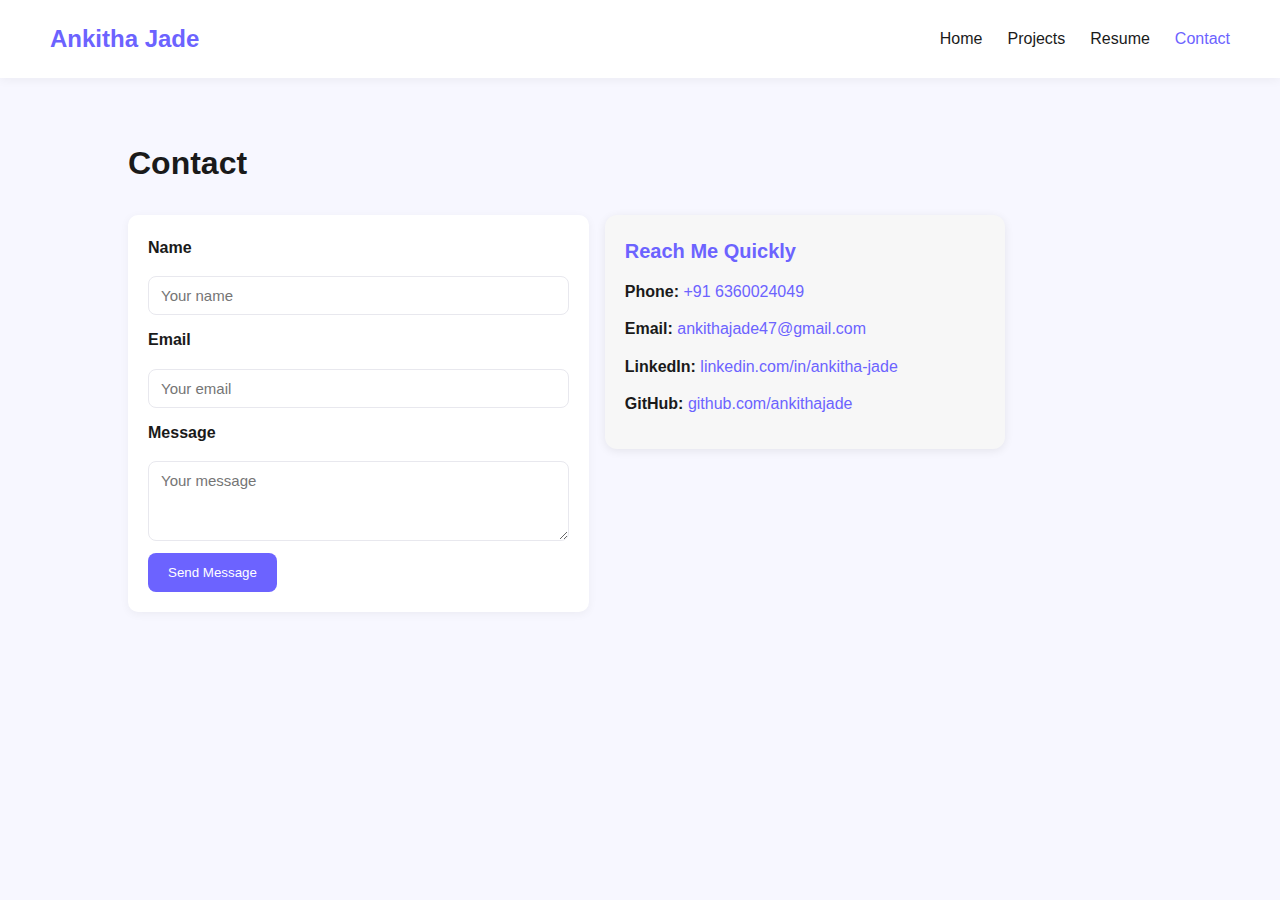
<file: contact.html>
<!DOCTYPE html>
<html lang="en">
<head>
    <meta charset="UTF-8">
    <meta name="viewport" content="width=device-width, initial-scale=1.0">
    <title>Contact | Ankitha Jade</title>
    <link rel="stylesheet" href="assets/css/style.css">
</head>

<body>

    <!-- Navigation -->
    <header>
        <nav>
            <h2 class="logo">Ankitha Jade</h2>
            <ul class="nav-links">
                <li><a href="index.html">Home</a></li>
                <li><a href="projects.html">Projects</a></li>
                <li><a href="resume.html">Resume</a></li>
                <li><a href="contact.html" class="active">Contact</a></li>
            </ul>
        </nav>
    </header>

    <!-- Contact Section -->
    <section class="contact-section">
        <h1>Contact</h1>

        <div class="contact-container">
            <!-- Contact Form -->
            <form id="contactForm" class="contact-form">
                <label>Name</label>
                <input type="text" id="name" placeholder="Your name">

                <label>Email</label>
                <input type="email" id="email" placeholder="Your email">

                <label>Message</label>
                <textarea id="message" placeholder="Your message"></textarea>

                <button type="submit">Send Message</button>
            </form>

            <!-- Quick Contact Links (sidebar) -->
            <aside class="quick-contact">
                <h2>Reach Me Quickly</h2>
                <ul>
                    <li><strong>Phone:</strong> <a href="tel:+916360024049">+91 6360024049</a></li>
                    <li><strong>Email:</strong> <a href="mailto:ankithajade47@gmail.com">ankithajade47@gmail.com</a></li>
                    <li><strong>LinkedIn:</strong> <a href="https://www.linkedin.com/in/ankitha-jade" target="_blank">linkedin.com/in/ankitha-jade</a></li>
                    <li><strong>GitHub:</strong> <a href="https://github.com/ankithajade" target="_blank">github.com/ankithajade</a></li>
                </ul>
            </aside>
        </div>
    </section>

    <script src="assets/js/script.js"></script>
</body>
</html>
</file>
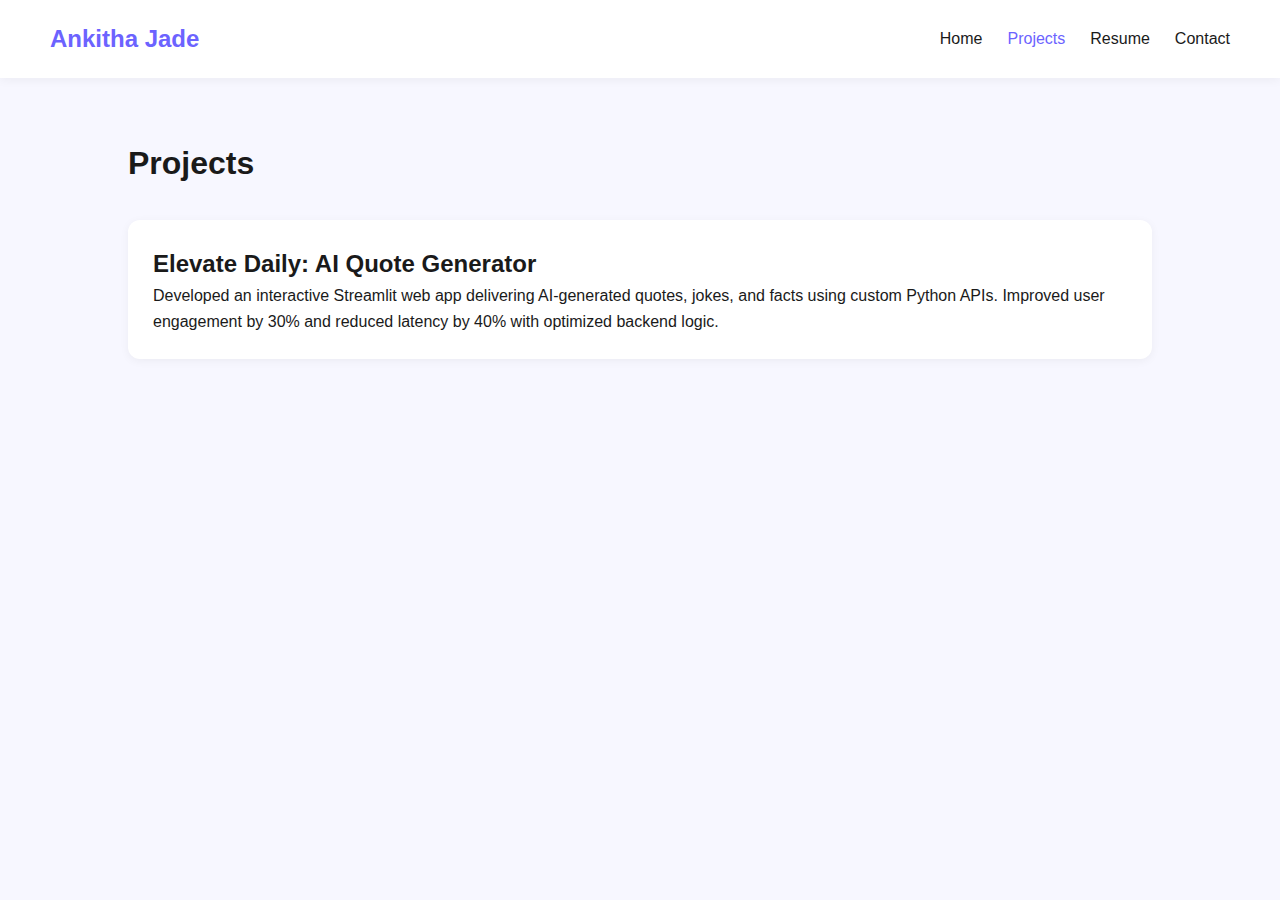
<file: projects.html>
<!DOCTYPE html>
<html lang="en">
<head>
    <meta charset="UTF-8">
    <meta name="viewport" content="width=device-width, initial-scale=1.0">
    <title>Projects | Ankitha Jade</title>
    <link rel="stylesheet" href="assets/css/style.css">
</head>

<body>

    <!-- Navigation -->
    <header>
        <nav>
            <h2 class="logo">Ankitha Jade</h2>
            <ul class="nav-links">
                <li><a href="index.html">Home</a></li>
                <li><a href="projects.html" class="active">Projects</a></li>
                <li><a href="resume.html">Resume</a></li>
                <li><a href="contact.html">Contact</a></li>
            </ul>
        </nav>
    </header>

    <!-- Projects Section -->
    <section class="projects-section">
        <h1>Projects</h1>

        <div class="project-card">
            <h2>Elevate Daily: AI Quote Generator</h2>
            <p>
                Developed an interactive Streamlit web app delivering AI-generated quotes, jokes, and facts using custom Python APIs.
                Improved user engagement by 30% and reduced latency by 40% with optimized backend logic.
            </p>
        </div>
    </section>
<script src="assets/js/script.js"></script>
</body>
</html>
</file>
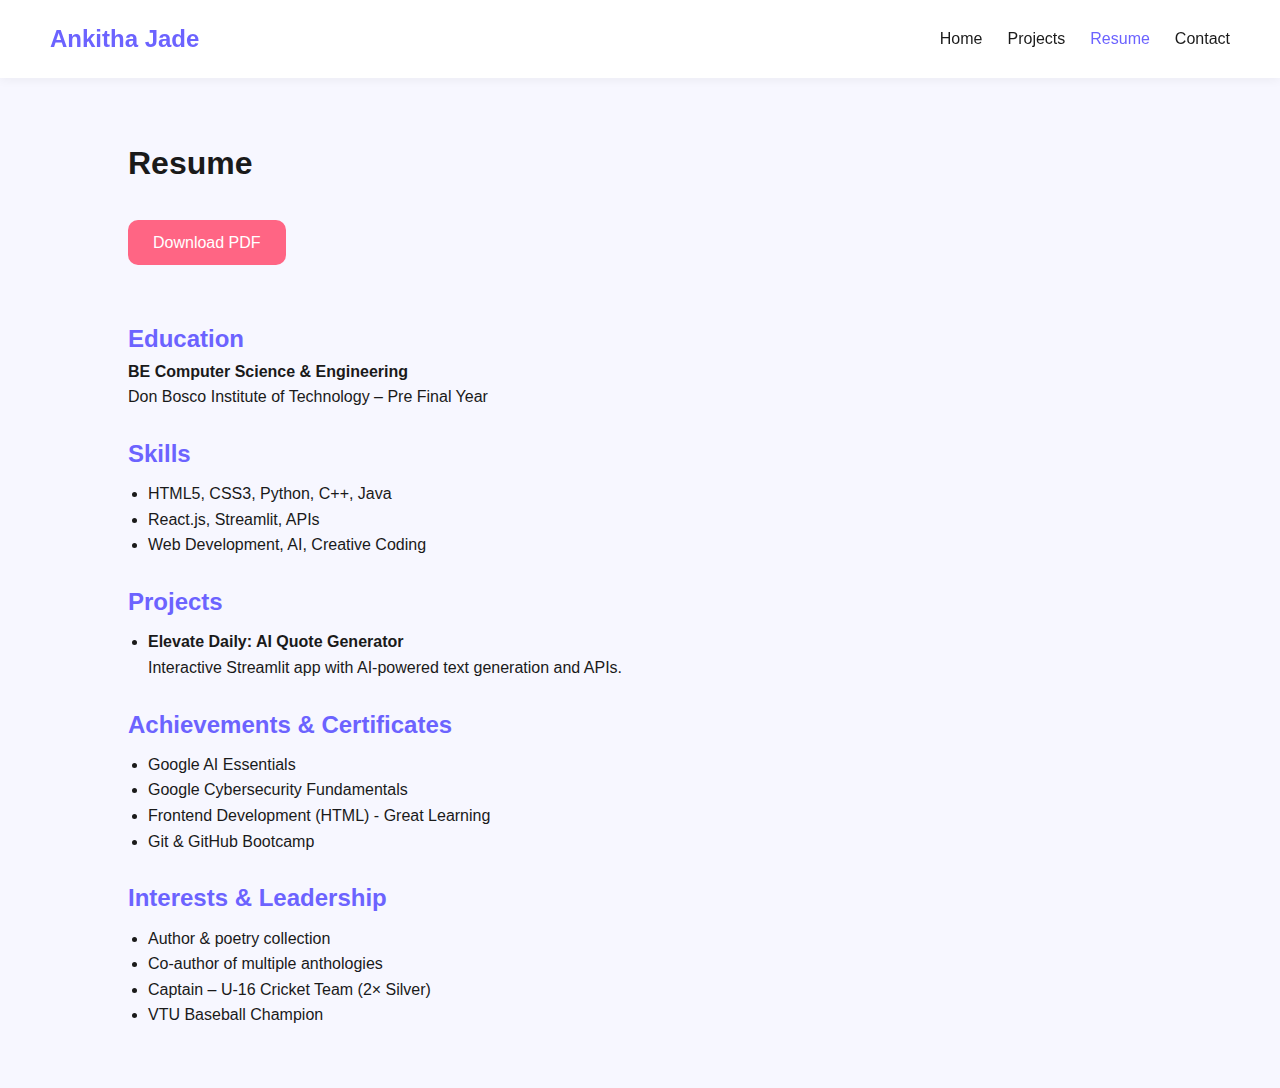
<file: resume.html>
<!DOCTYPE html>
<html lang="en">
<head>
    <meta charset="UTF-8">
    <meta name="viewport" content="width=device-width, initial-scale=1.0">
    <title>Resume | Ankitha Jade</title>
    <link rel="stylesheet" href="assets/css/style.css">
</head>

<body>

    <!-- Navigation -->
    <header>
        <nav>
            <h2 class="logo">Ankitha Jade</h2>
            <ul class="nav-links">
                <li><a href="index.html">Home</a></li>
                <li><a href="projects.html">Projects</a></li>
                <li><a href="resume.html" class="active">Resume</a></li>
                <li><a href="contact.html">Contact</a></li>
            </ul>
        </nav>
    </header>

    <!-- Resume Section -->
    <section class="resume-section">
        <h1>Resume</h1>

        <a class="download-btn" href="assets/pdf/ankitha-jade-resume.pdf" download>
            Download PDF
        </a>

        <div class="resume-container">

            <h2>Education</h2>
            <p><strong>BE Computer Science & Engineering</strong><br>
            Don Bosco Institute of Technology – Pre Final Year</p>

            <h2>Skills</h2>
            <ul>
                <li>HTML5, CSS3, Python, C++, Java</li>
                <li>React.js, Streamlit, APIs</li>
                <li>Web Development, AI, Creative Coding</li>
            </ul>

            <h2>Projects</h2>
            <ul>
                <li><strong>Elevate Daily: AI Quote Generator</strong><br>
                    Interactive Streamlit app with AI-powered text generation and APIs.</li>
            </ul>

            <h2>Achievements & Certificates</h2>
            <ul>
                <li>Google AI Essentials</li>
                <li>Google Cybersecurity Fundamentals</li>
                <li>Frontend Development (HTML) - Great Learning</li>
                <li>Git & GitHub Bootcamp</li>
            </ul>

            <h2>Interests & Leadership</h2>
            <ul>
                <li>Author & poetry collection</li>
                <li>Co-author of multiple anthologies</li>
                <li>Captain – U-16 Cricket Team (2× Silver)</li>
                <li>VTU Baseball Champion</li>
            </ul>

        </div>

    </section>

</body>
</html>
</file>
<file: assets/css/style.css>
/* -------------------------
   GLOBAL STYLES
-------------------------- */

* {
    margin: 0;
    padding: 0;
    box-sizing: border-box;
    font-family: "Poppins", sans-serif;
}

body {
    background-color: #F7F7FF;
    color: #1A1A1A;
    line-height: 1.6;
}

/* -------------------------
   NAVIGATION BAR
-------------------------- */

header {
    width: 100%;
    padding: 20px 50px;
    background: white;
    box-shadow: 0 2px 10px rgba(0,0,0,0.05);
    position: sticky;
    top: 0;
    z-index: 1000;
}

nav {
    display: flex;
    justify-content: space-between;
    align-items: center;
}

.logo {
    font-size: 24px;
    font-weight: 700;
    color: #6C63FF;
}

.nav-links {
    display: flex;
    gap: 25px;
    list-style: none;
}

.nav-links a {
    text-decoration: none;
    color: #1A1A1A;
    font-weight: 500;
    transition: 0.3s;
}

.nav-links a:hover,
.nav-links .active {
    color: #6C63FF;
}

/* -------------------------
   HERO SECTION
-------------------------- */

.hero {
    padding: 80px 10%;
    display: flex;
    align-items: center;
    justify-content: space-between;
}

.hero-text {
    max-width: 50%;
}

.hero-text h1 {
    font-size: 38px;
    font-weight: 700;
}

.hero-text h1 span {
    color: #6C63FF;
}

.hero-text h3 {
    color: #555;
    margin: 10px 0 15px;
}

.hero-text p {
    margin-bottom: 25px;
}

.btn {
    padding: 12px 25px;
    background-color: #6C63FF;
    color: white;
    text-decoration: none;
    border-radius: 8px;
    font-size: 15px;
    transition: 0.3s;
}

.btn:hover {
    background-color: #554bff;
}

/* HERO IMAGE */
.hero-img img {
    width: 380px;
    height: 520px;
    border-radius: 50%;
    border: 5px solid #6C63FF;
}

/* -------------------------
   PROJECTS PAGE
-------------------------- */

.projects-section {
    padding: 60px 10%;
}

.projects-section h1 {
    margin-bottom: 30px;
    font-size: 32px;
}

.project-card {
    background: white;
    padding: 25px;
    border-radius: 12px;
    box-shadow: 0 2px 10px rgba(0,0,0,0.05);
    margin-bottom: 20px;
}

/* Project card buttons (live/demo, repo, details) */
.project-links {
    display: flex;
    gap: 0.6rem;
    margin-top: 14px;
    flex-wrap: wrap;
    align-items: center;
}

.project-links a {
    display: inline-flex;
    align-items: center;
    justify-content: center;
    gap: 8px;
    padding: 10px 14px;
    border-radius: 8px;
    font-weight: 600;
    font-size: 14px;
    text-decoration: none;
    transition: transform 0.12s ease, box-shadow 0.12s ease;
    min-width: 110px;

    /* unified blue background for project buttons */
    background: #6C63FF;
    color: #fff;
    border: 1px solid transparent;
    box-shadow: 0 2px 8px rgba(108,99,255,0.12);
}

.project-links a:hover {
    transform: translateY(-2px);
    background: #554bff;
    box-shadow: 0 6px 16px rgba(108,99,255,0.18);
}


/* make code/details use the same blue background */
.project-links .btn-code {
    background: #6C63FF;
    color: #fff;
    border: 1px solid transparent;
}

.project-links .btn-code:hover {
    background: #554bff;
    transform: translateY(-2px);
}

.project-links .btn-details {
    background: #6C63FF;
    color: #fff;
    border: 1px solid transparent;
}

.project-links .btn-details:hover {
    background: #554bff;
    transform: translateY(-2px);
}

/* -------------------------
   RESUME PAGE
-------------------------- */

.resume-section {
    padding: 60px 10%;
}

.resume-section h1 {
    font-size: 32px;
    margin-bottom: 20px;
}

.download-btn {
    display: inline-block;
    margin: 10px 0 30px;
    padding: 10px 25px;
    background: #FF6584;
    color: #fff;
    border-radius: 10px;
    text-decoration: none;
    transition: 0.3s;
}

.download-btn:hover {
    background: #ff3b67;
}

.resume-container h2 {
    margin-top: 25px;
    color: #6C63FF;
}

.resume-container ul {
    margin-left: 20px;
    margin-top: 8px;
}

/* -------------------------
   CONTACT PAGE
-------------------------- */

.contact-section {
    padding: 60px 10%;
}

.contact-section h1 {
    margin-bottom: 25px;
    font-size: 32px;
}

/* FLEX ROW: form left, quick links right */
.contact-section .contact-container {
    display: flex;
    gap: 1rem;
    align-items: flex-start;
    justify-content: space-between;
    margin-top: 1.25rem;
}

/* Form takes more space */
.contact-form {
    display: flex;
    flex-direction: column;
    gap: 12px;
    /* reduce width: fixed fraction and a hard cap */
    flex: 0 0 45%;
    max-width: 720px;

    background: #ffffff;
    padding: 20px;
    border-radius: 10px;
    box-shadow: 0 2px 10px rgba(0,0,0,0.05);
}

/* make labels/fields stack and span full width */
.contact-form label {
    font-weight: 600;
    margin-bottom: 4px;
}

.contact-form input,
.contact-form textarea {
    display: block;
    width: 100%;
    padding: 10px 12px;
    border: 1px solid #e8e8ee;
    border-radius: 8px;
    font-size: 15px;
    background: #fff;
}

.contact-form textarea {
    min-height: 80px;
    resize: vertical;
}

/* button styling */
.contact-form button {
    padding: 12px 20px;
    background: #6C63FF;
    color: #fff;
    border: none;
    border-radius: 8px;
    cursor: pointer;
    align-self: flex-start; /* keep button width to content */
}

/* Quick Contact Card */
.quick-contact {
    flex: 0 0 400px;
    padding: 20px;
    background: #f7f7f7;
    border-radius: 12px;
    box-shadow: 0 2px 10px rgba(0,0,0,0.08);
    margin-right: 10rem;
}

.quick-contact h2 {
    margin-bottom: 12px;
    font-size: 20px;
    color: #6C63FF;
}

.quick-contact ul {
    list-style: none;
    padding: 0;
}

.quick-contact li {
    margin-bottom: 12px;
    font-size: 16px;
}

.quick-contact a {
    color: #6C63FF;
    text-decoration: none;
    font-weight: 500;
}

.quick-contact a:hover {
    text-decoration: underline;
}

/* Responsive – stack vertically */
@media (max-width: 768px) {
    .contact-section .contact-container {
        flex-direction: column;
    }

    .quick-contact {
        width: 100%;
    }

    .contact-form {
        width: 100%;
    }
}

@media (max-width: 480px) {
    .project-links {
        gap: 0.5rem;
    }
    .project-links a {
        flex: 1 1 100%;
        min-width: 0;
    }
}
</file>
